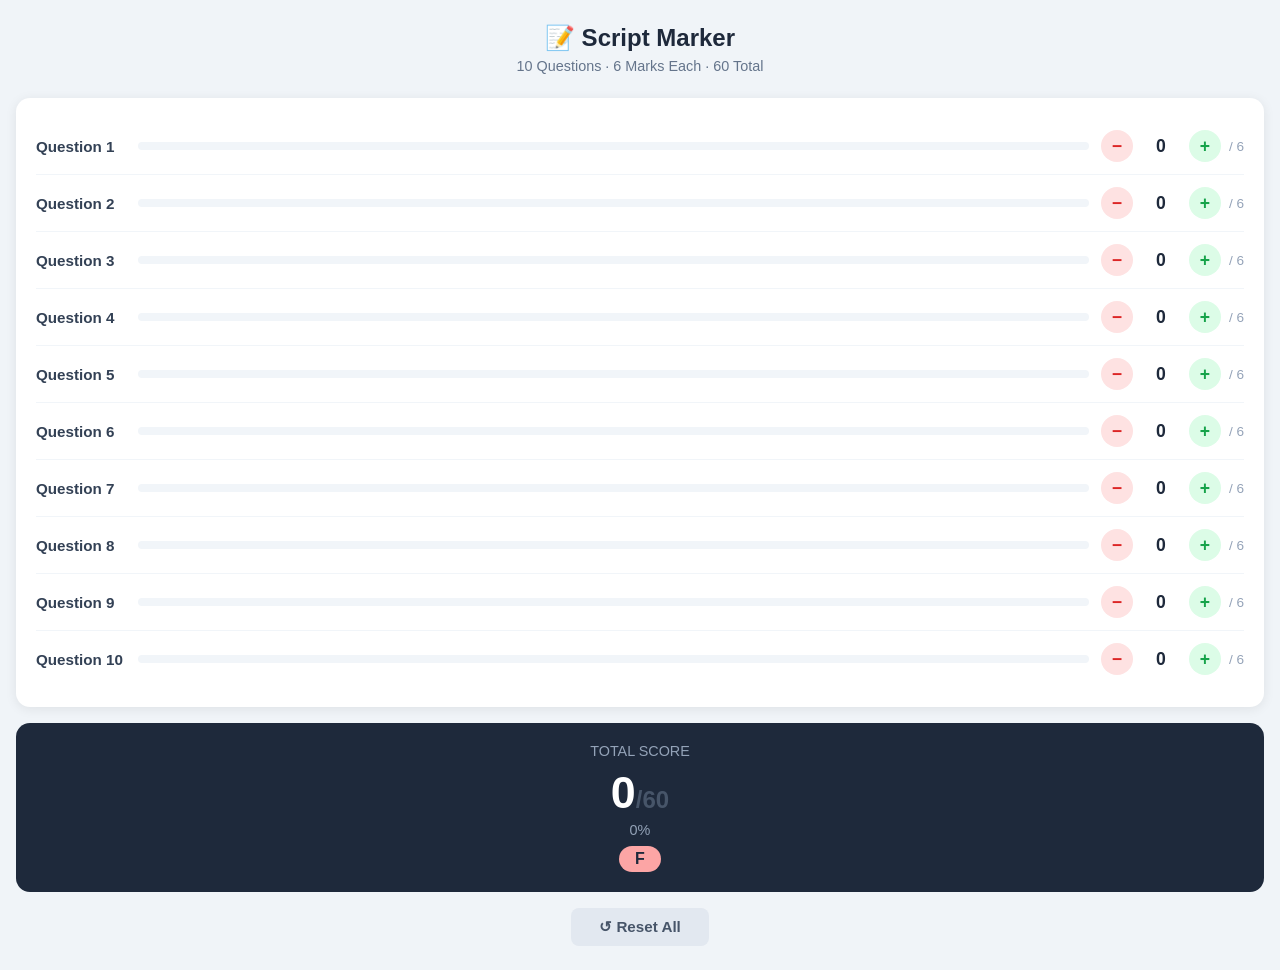
<file: marking_tracker.html>
<!DOCTYPE html>
<html lang="en">
<head>
<meta charset="UTF-8">
<meta name="viewport" content="width=device-width, initial-scale=1.0">
<title>Script Marker</title>
<style>
  * { box-sizing: border-box; margin: 0; padding: 0; }
  body { font-family: 'Segoe UI', sans-serif; background: #f0f4f8; min-height: 100vh; padding: 24px 16px; }
  h1 { text-align: center; color: #1e293b; font-size: 1.5rem; margin-bottom: 6px; }
  .subtitle { text-align: center; color: #64748b; font-size: 0.9rem; margin-bottom: 24px; }

  .card { background: white; border-radius: 14px; box-shadow: 0 2px 12px rgba(0,0,0,0.08); padding: 20px; margin-bottom: 16px; }

  .question-row {
    display: flex; align-items: center; gap: 12px;
    padding: 12px 0; border-bottom: 1px solid #f1f5f9;
  }
  .question-row:last-child { border-bottom: none; }
  .q-label { font-weight: 600; color: #334155; min-width: 90px; font-size: 0.95rem; }

  .score-control { display: flex; align-items: center; gap: 8px; margin-left: auto; }
  .btn { width: 32px; height: 32px; border-radius: 50%; border: none; cursor: pointer; font-size: 1.1rem; font-weight: bold; display: flex; align-items: center; justify-content: center; transition: background 0.15s; }
  .btn-minus { background: #fee2e2; color: #dc2626; }
  .btn-minus:hover { background: #fca5a5; }
  .btn-plus { background: #dcfce7; color: #16a34a; }
  .btn-plus:hover { background: #86efac; }
  .score-display { width: 40px; text-align: center; font-size: 1.1rem; font-weight: 700; color: #1e293b; }
  .max-mark { color: #94a3b8; font-size: 0.85rem; }

  .bar-wrap { flex: 1; background: #f1f5f9; border-radius: 99px; height: 8px; overflow: hidden; min-width: 60px; }
  .bar { height: 100%; border-radius: 99px; transition: width 0.3s, background 0.3s; }

  .summary { background: #1e293b; color: white; border-radius: 14px; padding: 20px; text-align: center; }
  .total-score { font-size: 2.8rem; font-weight: 800; }
  .total-label { font-size: 0.9rem; color: #94a3b8; margin-bottom: 8px; }
  .grade-badge { display: inline-block; padding: 4px 16px; border-radius: 99px; font-weight: 700; font-size: 1rem; margin-top: 8px; }
  .pct { color: #94a3b8; font-size: 0.9rem; margin-top: 4px; }

  .reset-btn { display: block; margin: 16px auto 0; padding: 10px 28px; background: #e2e8f0; color: #475569; border: none; border-radius: 8px; cursor: pointer; font-size: 0.95rem; font-weight: 600; transition: background 0.15s; }
  .reset-btn:hover { background: #cbd5e1; }
</style>
</head>
<body>

<h1>📝 Script Marker</h1>
<p class="subtitle">10 Questions · 6 Marks Each · 60 Total</p>

<div class="card" id="questions-card"></div>

<div class="summary">
  <div class="total-label">TOTAL SCORE</div>
  <div class="total-score"><span id="total">0</span><span style="color:#475569;font-size:1.5rem">/60</span></div>
  <div class="pct" id="pct">0%</div>
  <span class="grade-badge" id="grade-badge">—</span>
</div>

<button class="reset-btn" onclick="resetAll()">↺ Reset All</button>

<script>
  const MAX = 6;
  const NUM_Q = 10;
  const scores = new Array(NUM_Q).fill(0);

  function barColor(score) {
    const pct = score / MAX;
    if (pct === 0) return '#e2e8f0';
    if (pct <= 0.33) return '#f87171';
    if (pct <= 0.66) return '#fb923c';
    if (pct < 1) return '#facc15';
    return '#4ade80';
  }

  function grade(pct) {
    if (pct >= 90) return ['A+', '#4ade80'];
    if (pct >= 80) return ['A', '#86efac'];
    if (pct >= 70) return ['B', '#93c5fd'];
    if (pct >= 60) return ['C', '#fde68a'];
    if (pct >= 50) return ['D', '#fdba74'];
    return ['F', '#fca5a5'];
  }

  function render() {
    const container = document.getElementById('questions-card');
    container.innerHTML = '';
    scores.forEach((s, i) => {
      const pct = (s / MAX) * 100;
      const row = document.createElement('div');
      row.className = 'question-row';
      row.innerHTML = `
        <span class="q-label">Question ${i + 1}</span>
        <div class="bar-wrap"><div class="bar" style="width:${pct}%;background:${barColor(s)}"></div></div>
        <div class="score-control">
          <button class="btn btn-minus" onclick="change(${i}, -1)">−</button>
          <span class="score-display">${s}</span>
          <button class="btn btn-plus" onclick="change(${i}, 1)">+</button>
          <span class="max-mark">/ ${MAX}</span>
        </div>
      `;
      container.appendChild(row);
    });
    updateSummary();
  }

  function updateSummary() {
    const total = scores.reduce((a, b) => a + b, 0);
    const pct = Math.round((total / 60) * 100);
    const [g, color] = grade(pct);
    document.getElementById('total').textContent = total;
    document.getElementById('pct').textContent = pct + '%';
    const badge = document.getElementById('grade-badge');
    badge.textContent = g;
    badge.style.background = color;
    badge.style.color = '#1e293b';
  }

  function change(i, delta) {
    scores[i] = Math.max(0, Math.min(MAX, scores[i] + delta));
    render();
  }

  function resetAll() {
    scores.fill(0);
    render();
  }

  render();
</script>
</body>
</html>
</file>
